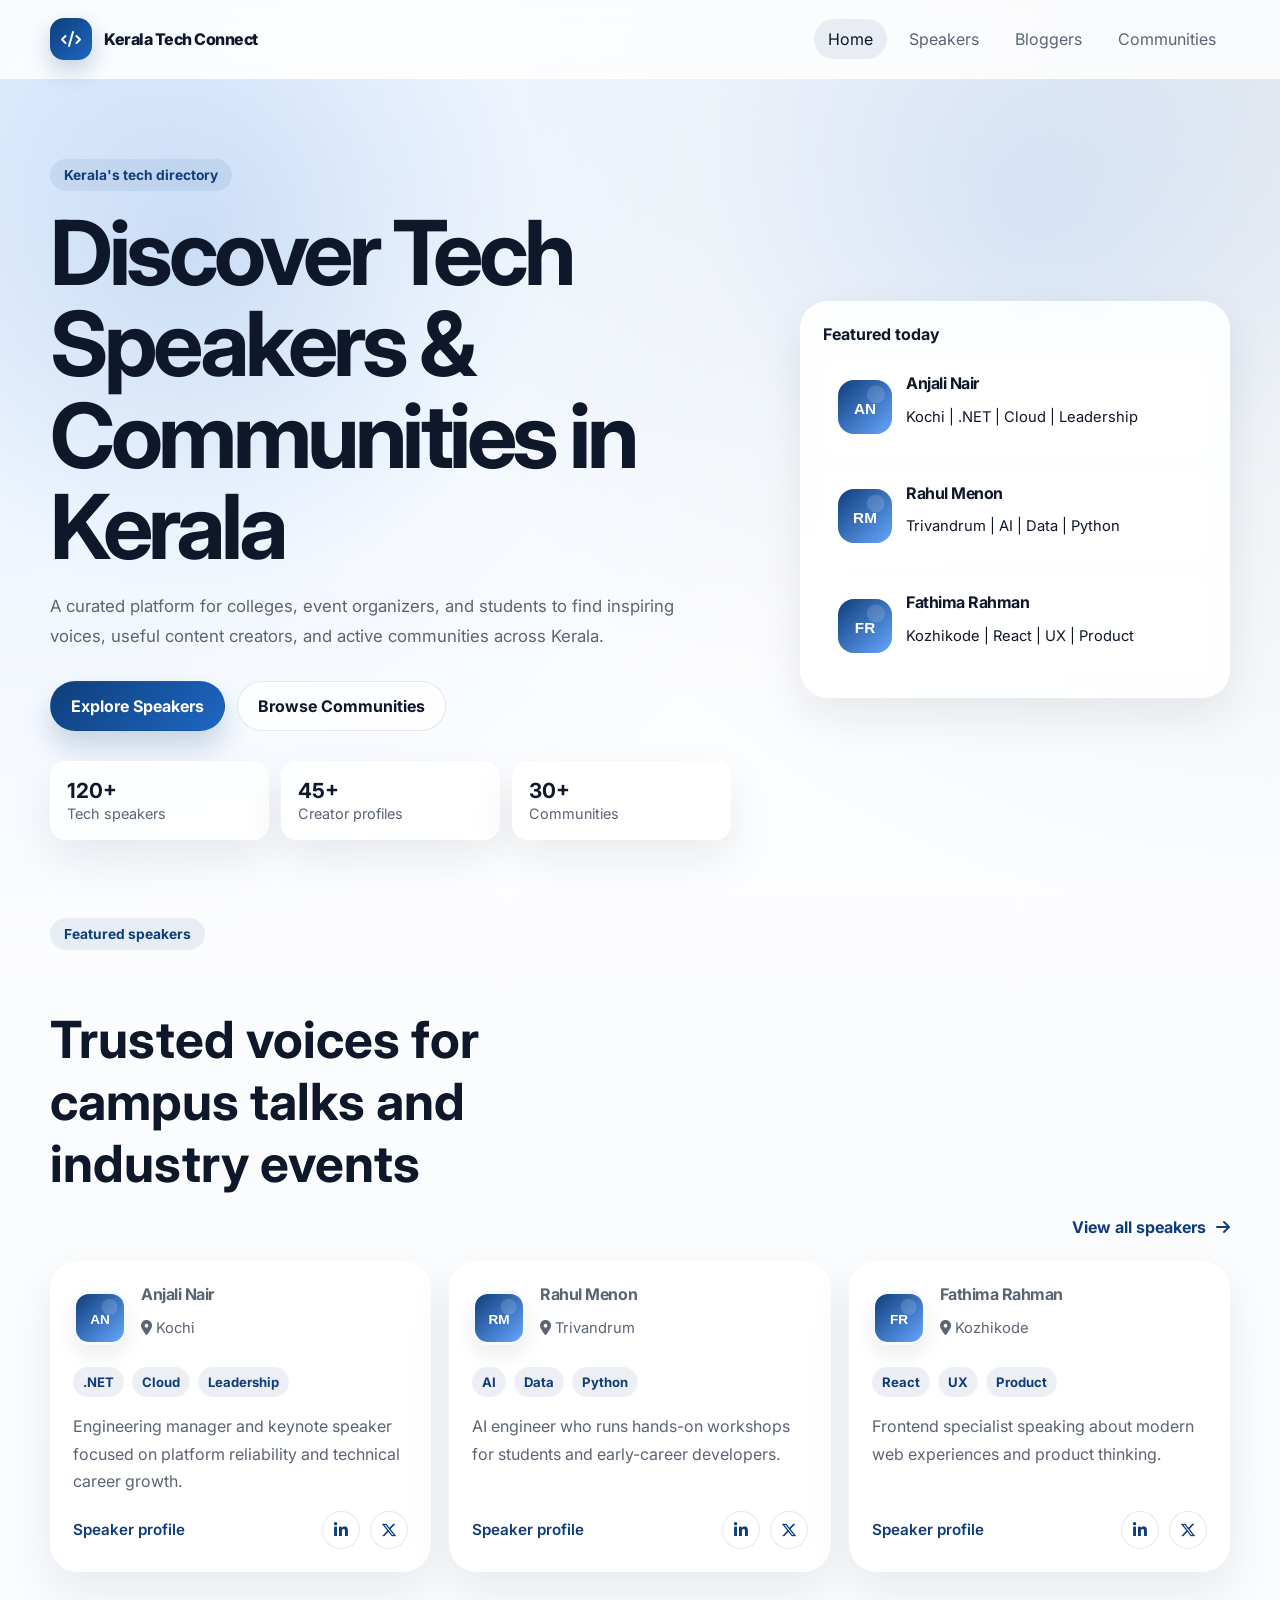
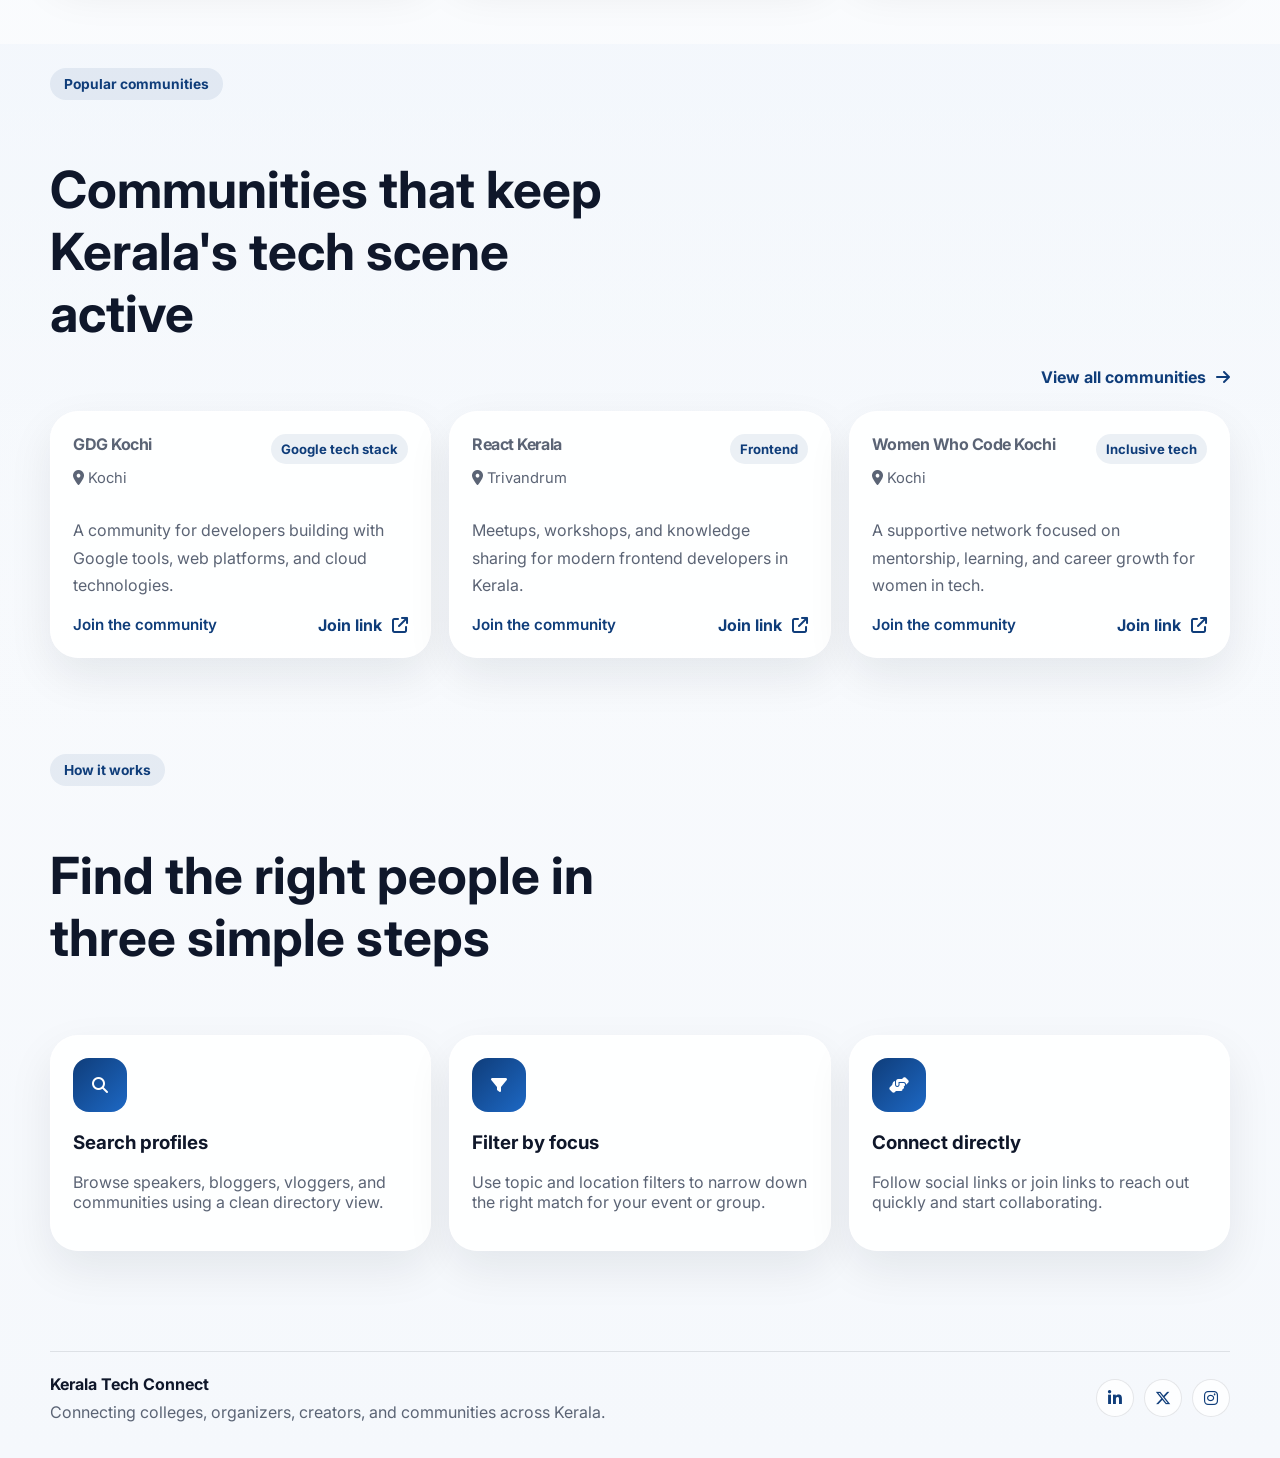
<file: index.html>
<!DOCTYPE html>
<html lang="en">
  <head>
    <meta charset="UTF-8" />
    <meta name="viewport" content="width=device-width, initial-scale=1.0" />
    <title>Kerala Tech Connect</title>
    <meta
      name="description"
      content="Discover tech speakers, bloggers, vloggers, and communities across Kerala."
    />
    <link rel="preconnect" href="https://fonts.googleapis.com" />
    <link rel="preconnect" href="https://fonts.gstatic.com" crossorigin />
    <link
      href="https://fonts.googleapis.com/css2?family=Inter:wght@400;500;600;700;800&display=swap"
      rel="stylesheet"
    />
    <link rel="stylesheet" href="https://cdnjs.cloudflare.com/ajax/libs/font-awesome/6.5.2/css/all.min.css" crossorigin="anonymous" referrerpolicy="no-referrer" />
    <link rel="stylesheet" href="css/styles.css" />
  </head>
  <body data-page="home">
    <div id="site-header"></div>

    <main>
      <section class="hero">
        <div class="hero__bg"></div>
        <div class="container hero__content">
          <div class="hero__copy reveal">
            <span class="eyebrow">Kerala's tech directory</span>
            <h1>Discover Tech Speakers & Communities in Kerala</h1>
            <p class="hero__subtitle">
              A curated platform for colleges, event organizers, and students to find inspiring
              voices, useful content creators, and active communities across Kerala.
            </p>
            <div class="hero__actions">
              <a class="btn btn--primary" href="speakers.html">Explore Speakers</a>
              <a class="btn btn--secondary" href="communities.html">Browse Communities</a>
            </div>
            <div class="hero__stats">
              <div class="stat-card">
                <strong>120+</strong>
                <span>Tech speakers</span>
              </div>
              <div class="stat-card">
                <strong>45+</strong>
                <span>Creator profiles</span>
              </div>
              <div class="stat-card">
                <strong>30+</strong>
                <span>Communities</span>
              </div>
            </div>
          </div>

          <div class="hero__panel reveal">
            <div class="panel-card">
              <div class="panel-card__header">
                <span>Featured today</span>
                <i class="fa-solid fa-sparkles"></i>
              </div>
              <div class="mini-list" id="hero-featured-list"></div>
            </div>
          </div>
        </div>
      </section>

      <section class="section container" id="featured-speakers">
        <div class="section__header reveal">
          <div>
            <span class="eyebrow">Featured speakers</span>
            <h2>Trusted voices for campus talks and industry events</h2>
          </div>
          <a href="speakers.html" class="text-link">View all speakers <i class="fa-solid fa-arrow-right"></i></a>
        </div>
        <div class="card-grid card-grid--3 reveal" id="featured-speakers-grid"></div>
      </section>

      <section class="section section--alt" id="popular-communities">
        <div class="container">
          <div class="section__header reveal">
            <div>
              <span class="eyebrow">Popular communities</span>
              <h2>Communities that keep Kerala's tech scene active</h2>
            </div>
            <a href="communities.html" class="text-link"
              >View all communities <i class="fa-solid fa-arrow-right"></i
            ></a>
          </div>
          <div class="card-grid card-grid--3 reveal" id="featured-communities-grid"></div>
        </div>
      </section>

      <section class="section container" id="how-it-works">
        <div class="section__header reveal">
          <div>
            <span class="eyebrow">How it works</span>
            <h2>Find the right people in three simple steps</h2>
          </div>
        </div>
        <div class="steps-grid reveal">
          <article class="step-card">
            <div class="step-card__icon"><i class="fa-solid fa-magnifying-glass"></i></div>
            <h3>Search profiles</h3>
            <p>Browse speakers, bloggers, vloggers, and communities using a clean directory view.</p>
          </article>
          <article class="step-card">
            <div class="step-card__icon"><i class="fa-solid fa-filter"></i></div>
            <h3>Filter by focus</h3>
            <p>Use topic and location filters to narrow down the right match for your event or group.</p>
          </article>
          <article class="step-card">
            <div class="step-card__icon"><i class="fa-solid fa-handshake-angle"></i></div>
            <h3>Connect directly</h3>
            <p>Follow social links or join links to reach out quickly and start collaborating.</p>
          </article>
        </div>
      </section>
    </main>

    <div id="site-footer"></div>

    <script src="js/data.js"></script>
    <script src="js/main.js"></script>
  </body>
</html>
</file>
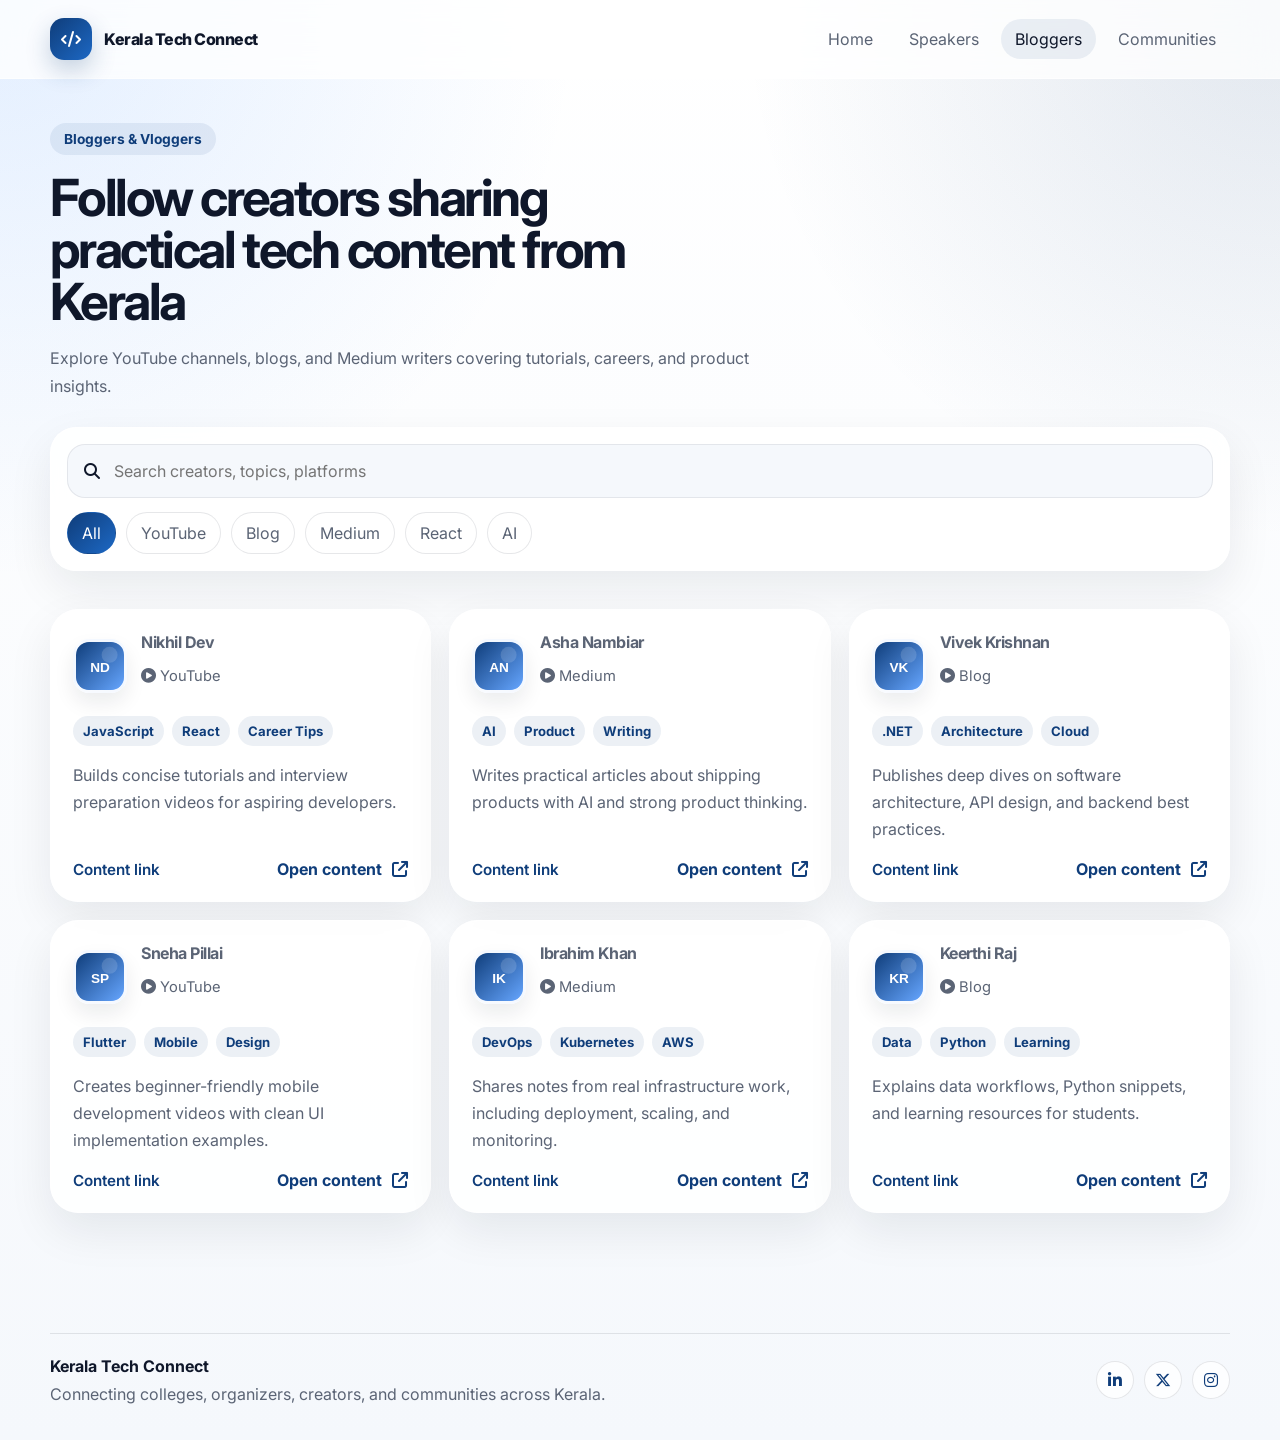
<file: bloggers.html>
<!DOCTYPE html>
<html lang="en">
  <head>
    <meta charset="UTF-8" />
    <meta name="viewport" content="width=device-width, initial-scale=1.0" />
    <title>Bloggers & Vloggers | Kerala Tech Connect</title>
    <meta
      name="description"
      content="Browse Kerala-based tech bloggers and vloggers with useful content on modern tech."
    />
    <link rel="preconnect" href="https://fonts.googleapis.com" />
    <link rel="preconnect" href="https://fonts.gstatic.com" crossorigin />
    <link
      href="https://fonts.googleapis.com/css2?family=Inter:wght@400;500;600;700;800&display=swap"
      rel="stylesheet"
    />
    <link rel="stylesheet" href="https://cdnjs.cloudflare.com/ajax/libs/font-awesome/6.5.2/css/all.min.css" crossorigin="anonymous" referrerpolicy="no-referrer" />
    <link rel="stylesheet" href="css/styles.css" />
  </head>
  <body data-page="bloggers">
    <div id="site-header"></div>

    <main class="page-shell">
      <section class="page-hero container">
        <div class="page-hero__copy reveal">
          <span class="eyebrow">Bloggers & Vloggers</span>
          <h1>Follow creators sharing practical tech content from Kerala</h1>
          <p>
            Explore YouTube channels, blogs, and Medium writers covering tutorials, careers, and
            product insights.
          </p>
        </div>
        <div class="toolbar reveal">
          <label class="search">
            <i class="fa-solid fa-magnifying-glass"></i>
            <input id="blogger-search" type="search" placeholder="Search creators, topics, platforms" />
          </label>
          <div class="filter-row" id="blogger-filters"></div>
        </div>
      </section>

      <section class="section container">
        <div class="card-grid card-grid--3 reveal" id="bloggers-grid"></div>
      </section>
    </main>

    <div id="site-footer"></div>

    <script src="js/data.js"></script>
    <script src="js/main.js"></script>
  </body>
</html>
</file>
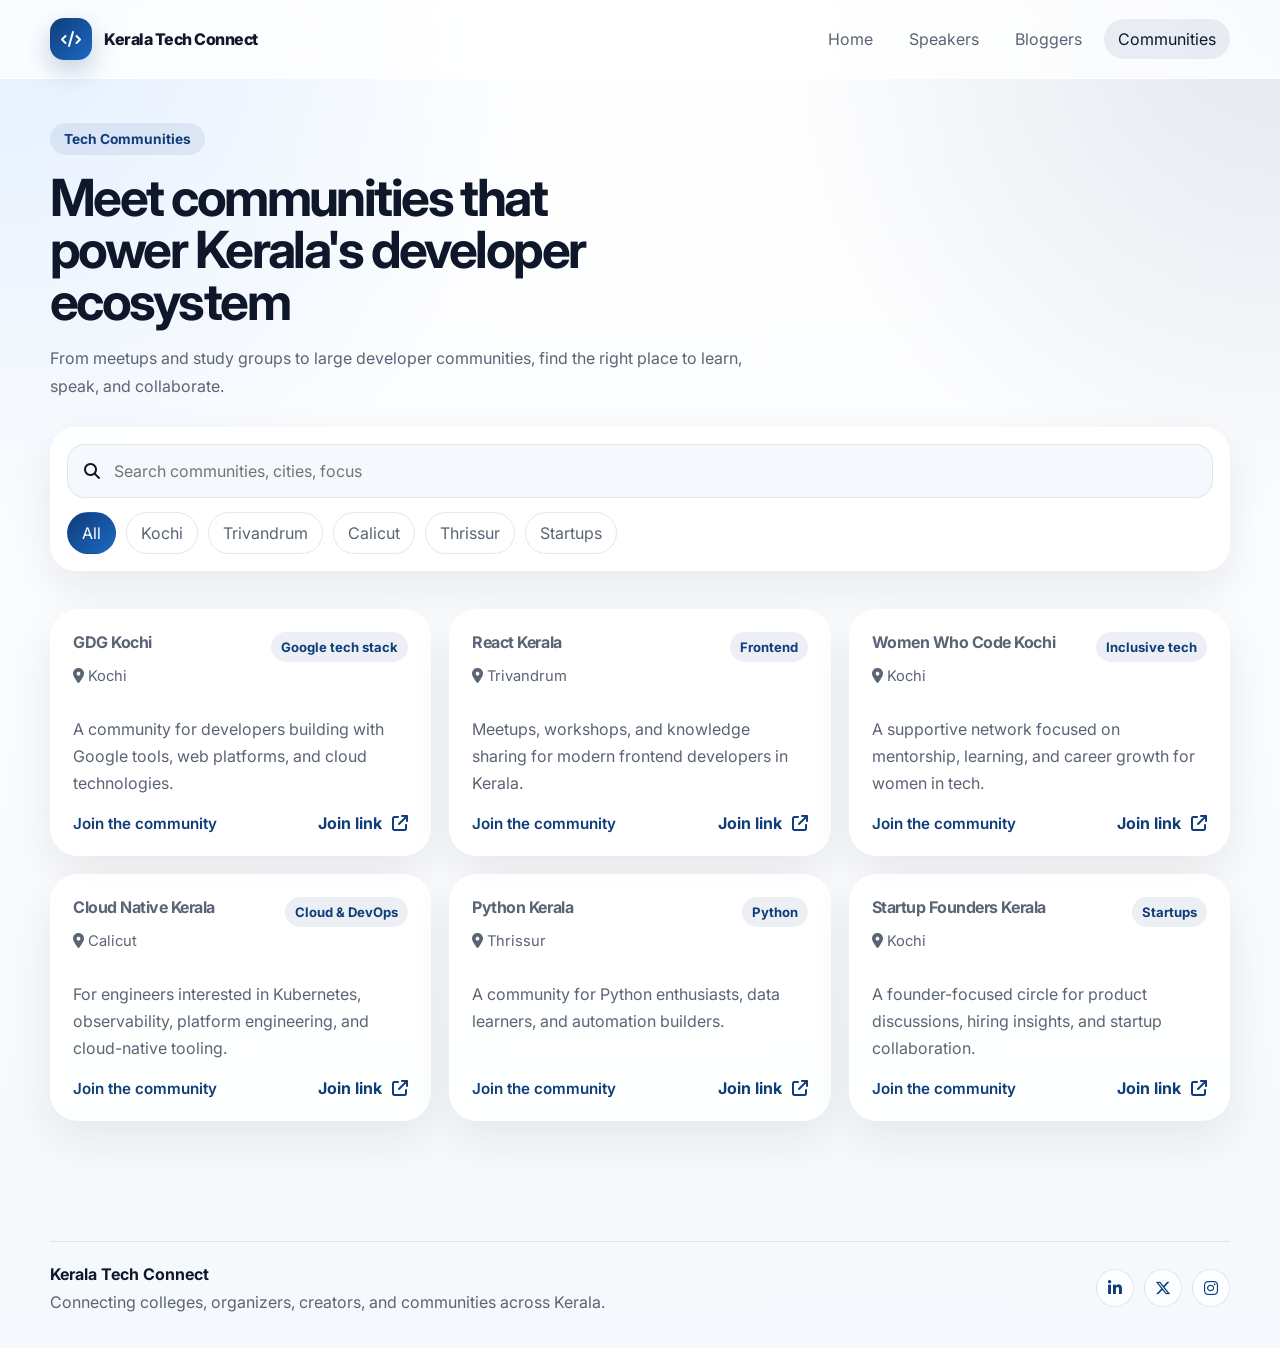
<file: communities.html>
<!DOCTYPE html>
<html lang="en">
  <head>
    <meta charset="UTF-8" />
    <meta name="viewport" content="width=device-width, initial-scale=1.0" />
    <title>Communities | Kerala Tech Connect</title>
    <meta
      name="description"
      content="Discover tech communities in Kerala by city, focus, and activity."
    />
    <link rel="preconnect" href="https://fonts.googleapis.com" />
    <link rel="preconnect" href="https://fonts.gstatic.com" crossorigin />
    <link
      href="https://fonts.googleapis.com/css2?family=Inter:wght@400;500;600;700;800&display=swap"
      rel="stylesheet"
    />
    <link rel="stylesheet" href="https://cdnjs.cloudflare.com/ajax/libs/font-awesome/6.5.2/css/all.min.css" crossorigin="anonymous" referrerpolicy="no-referrer" />
    <link rel="stylesheet" href="css/styles.css" />
  </head>
  <body data-page="communities">
    <div id="site-header"></div>

    <main class="page-shell">
      <section class="page-hero container">
        <div class="page-hero__copy reveal">
          <span class="eyebrow">Tech Communities</span>
          <h1>Meet communities that power Kerala's developer ecosystem</h1>
          <p>
            From meetups and study groups to large developer communities, find the right place to
            learn, speak, and collaborate.
          </p>
        </div>
        <div class="toolbar reveal">
          <label class="search">
            <i class="fa-solid fa-magnifying-glass"></i>
            <input id="community-search" type="search" placeholder="Search communities, cities, focus" />
          </label>
          <div class="filter-row" id="community-filters"></div>
        </div>
      </section>

      <section class="section container">
        <div class="card-grid card-grid--3 reveal" id="communities-grid"></div>
      </section>
    </main>

    <div id="site-footer"></div>

    <script src="js/data.js"></script>
    <script src="js/main.js"></script>
  </body>
</html>
</file>
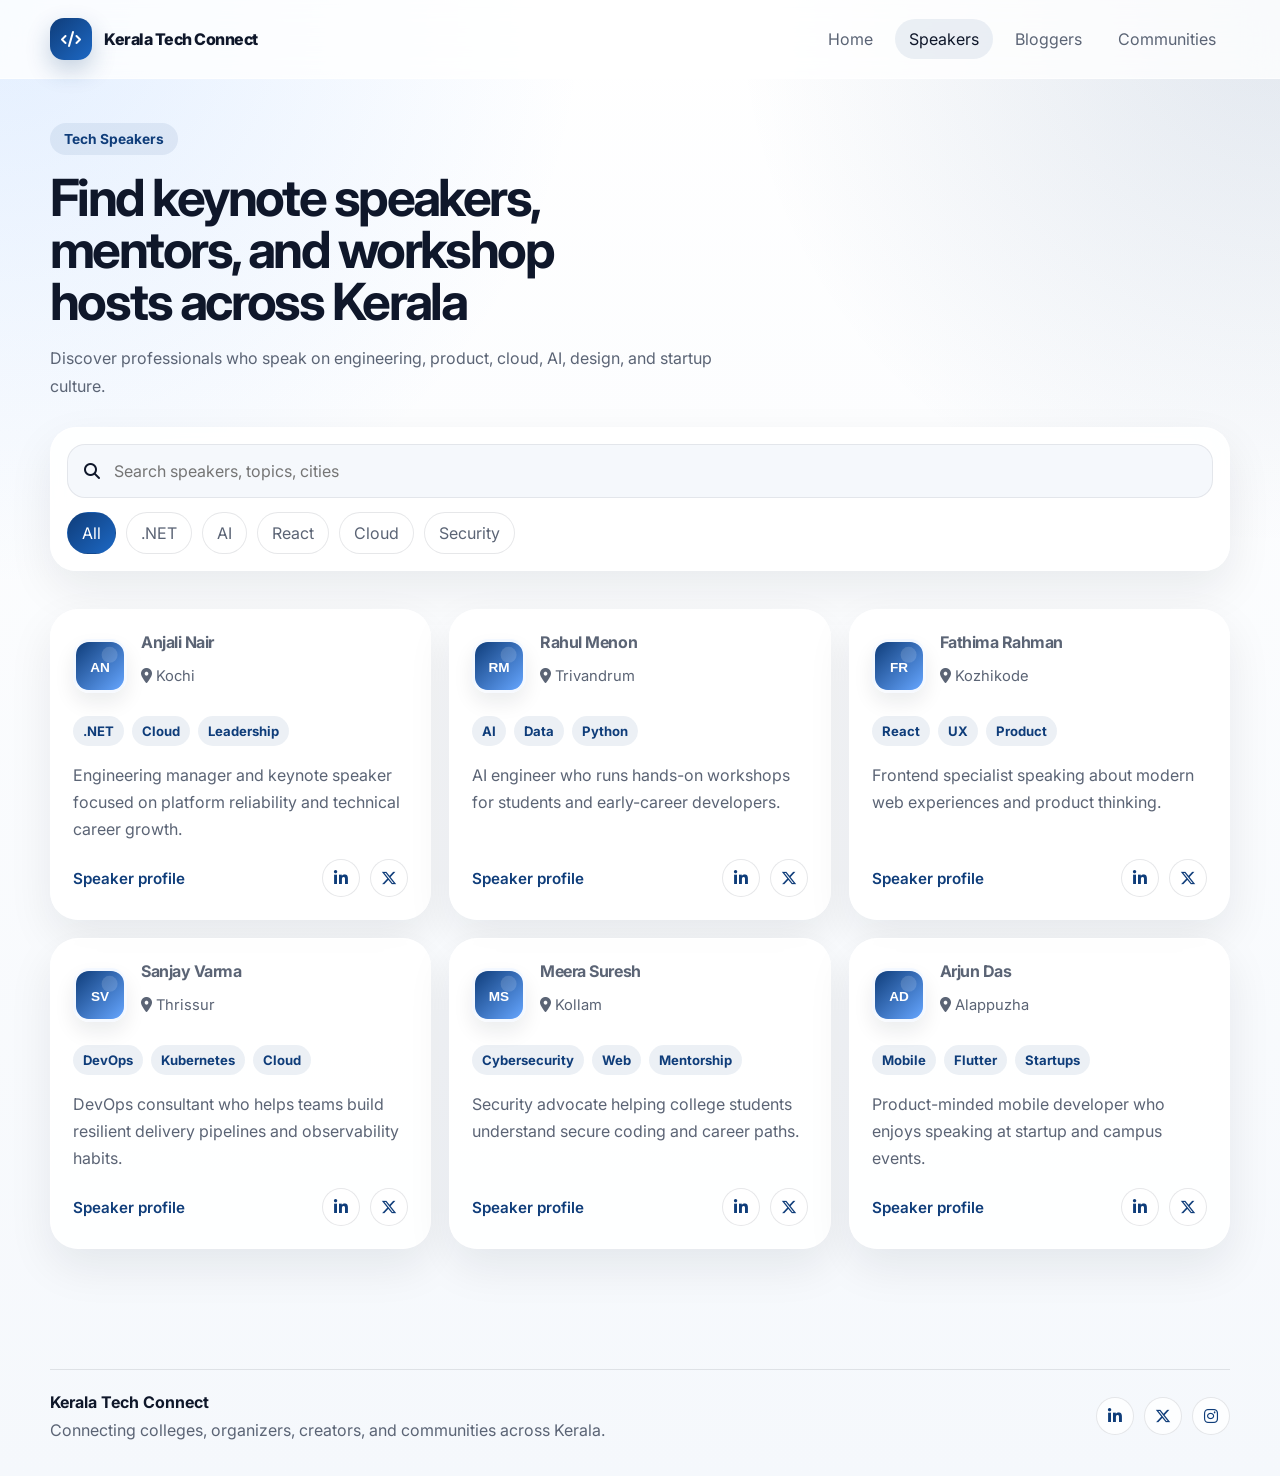
<file: speakers.html>
<!DOCTYPE html>
<html lang="en">
  <head>
    <meta charset="UTF-8" />
    <meta name="viewport" content="width=device-width, initial-scale=1.0" />
    <title>Speakers | Kerala Tech Connect</title>
    <meta
      name="description"
      content="Browse tech speakers in Kerala by topics, location, and expertise."
    />
    <link rel="preconnect" href="https://fonts.googleapis.com" />
    <link rel="preconnect" href="https://fonts.gstatic.com" crossorigin />
    <link
      href="https://fonts.googleapis.com/css2?family=Inter:wght@400;500;600;700;800&display=swap"
      rel="stylesheet"
    />
    <link rel="stylesheet" href="https://cdnjs.cloudflare.com/ajax/libs/font-awesome/6.5.2/css/all.min.css" crossorigin="anonymous" referrerpolicy="no-referrer" />
    <link rel="stylesheet" href="css/styles.css" />
  </head>
  <body data-page="speakers">
    <div id="site-header"></div>

    <main class="page-shell">
      <section class="page-hero container">
        <div class="page-hero__copy reveal">
          <span class="eyebrow">Tech Speakers</span>
          <h1>Find keynote speakers, mentors, and workshop hosts across Kerala</h1>
          <p>
            Discover professionals who speak on engineering, product, cloud, AI, design, and
            startup culture.
          </p>
        </div>
        <div class="toolbar reveal">
          <label class="search">
            <i class="fa-solid fa-magnifying-glass"></i>
            <input id="speaker-search" type="search" placeholder="Search speakers, topics, cities" />
          </label>
          <div class="filter-row" id="speaker-filters"></div>
        </div>
      </section>

      <section class="section container">
        <div class="card-grid card-grid--3 reveal" id="speakers-grid"></div>
      </section>
    </main>

    <div id="site-footer"></div>

    <script src="js/data.js"></script>
    <script src="js/main.js"></script>
  </body>
</html>
</file>
<file: css/styles.css>
:root {
  --bg: #f5f8fc;
  --bg-alt: #eef4fb;
  --surface: rgba(255, 255, 255, 0.88);
  --surface-strong: #ffffff;
  --text: #0f172a;
  --muted: #5b6475;
  --line: rgba(17, 24, 39, 0.1);
  --brand: #0f3d7a;
  --brand-2: #1d68c4;
  --accent: #66a6ff;
  --shadow: 0 18px 45px rgba(15, 23, 42, 0.08);
  --radius-xl: 28px;
  --radius-lg: 22px;
  --radius-md: 16px;
  --radius-sm: 12px;
  --container: 1180px;
}

* {
  box-sizing: border-box;
}

html {
  scroll-behavior: smooth;
}

body {
  margin: 0;
  font-family: "Inter", sans-serif;
  color: var(--text);
  background:
    radial-gradient(circle at top left, rgba(102, 166, 255, 0.18), transparent 30%),
    radial-gradient(circle at top right, rgba(15, 61, 122, 0.12), transparent 28%),
    linear-gradient(180deg, #ffffff 0%, var(--bg) 100%);
}

a {
  color: inherit;
  text-decoration: none;
}

img {
  max-width: 100%;
  display: block;
}

.container {
  width: min(calc(100% - 32px), var(--container));
  margin: 0 auto;
}

.site-header {
  position: sticky;
  top: 0;
  z-index: 50;
  backdrop-filter: blur(16px);
  background: rgba(255, 255, 255, 0.78);
  border-bottom: 1px solid rgba(255, 255, 255, 0.6);
}

.nav {
  display: flex;
  align-items: center;
  justify-content: space-between;
  gap: 18px;
  min-height: 78px;
}

.brand {
  display: inline-flex;
  align-items: center;
  gap: 12px;
  font-weight: 800;
  letter-spacing: -0.03em;
}

.brand__mark {
  width: 42px;
  height: 42px;
  border-radius: 14px;
  display: grid;
  place-items: center;
  color: #fff;
  background: linear-gradient(135deg, var(--brand), var(--brand-2));
  box-shadow: 0 10px 24px rgba(15, 61, 122, 0.24);
}

.nav__links {
  display: flex;
  align-items: center;
  gap: 8px;
  flex-wrap: wrap;
}

.nav__link {
  padding: 10px 14px;
  border-radius: 999px;
  color: var(--muted);
  transition: 0.2s ease;
}

.nav__link:hover,
.nav__link.is-active {
  color: var(--text);
  background: rgba(15, 61, 122, 0.08);
}

.nav__toggle {
  display: none;
}

.hero {
  position: relative;
  overflow: hidden;
  padding: 80px 0 54px;
}

.hero__bg {
  position: absolute;
  inset: 0;
  background:
    radial-gradient(circle at 15% 20%, rgba(29, 104, 196, 0.16), transparent 28%),
    radial-gradient(circle at 80% 15%, rgba(102, 166, 255, 0.17), transparent 26%);
  pointer-events: none;
}

.hero__content {
  position: relative;
  display: grid;
  grid-template-columns: 1.3fr 0.9fr;
  align-items: center;
  gap: 28px;
}

.eyebrow {
  display: inline-flex;
  align-items: center;
  gap: 8px;
  padding: 8px 14px;
  margin-bottom: 16px;
  border-radius: 999px;
  background: rgba(15, 61, 122, 0.08);
  color: var(--brand);
  font-size: 0.86rem;
  font-weight: 700;
}

.hero h1,
.page-hero h1 {
  margin: 0;
  line-height: 1.02;
  letter-spacing: -0.05em;
}

.hero h1 {
  max-width: 12ch;
  font-size: clamp(3rem, 7vw, 5.8rem);
}

.hero__subtitle,
.page-hero p,
.section p,
.step-card p,
.card__meta,
.card__description {
  color: var(--muted);
}

.hero__subtitle {
  max-width: 60ch;
  font-size: 1.05rem;
  line-height: 1.8;
  margin: 18px 0 0;
}

.hero__actions {
  display: flex;
  flex-wrap: wrap;
  gap: 12px;
  margin-top: 30px;
}

.btn {
  display: inline-flex;
  align-items: center;
  justify-content: center;
  gap: 10px;
  padding: 14px 20px;
  border-radius: 999px;
  border: 1px solid transparent;
  font-weight: 700;
  transition: transform 0.2s ease, box-shadow 0.2s ease, background 0.2s ease;
}

.btn:hover,
.text-link:hover {
  transform: translateY(-1px);
}

.btn--primary {
  color: #fff;
  background: linear-gradient(135deg, var(--brand), var(--brand-2));
  box-shadow: 0 16px 28px rgba(15, 61, 122, 0.2);
}

.btn--secondary {
  background: rgba(255, 255, 255, 0.8);
  border-color: var(--line);
}

.hero__stats {
  display: grid;
  grid-template-columns: repeat(3, minmax(0, 1fr));
  gap: 12px;
  margin-top: 30px;
}

.stat-card,
.panel-card,
.step-card,
.toolbar,
.listing-card,
.mini-item {
  background: var(--surface);
  border: 1px solid rgba(255, 255, 255, 0.75);
  box-shadow: var(--shadow);
  backdrop-filter: blur(14px);
}

.stat-card {
  padding: 16px;
  border-radius: var(--radius-md);
}

.stat-card strong {
  display: block;
  font-size: 1.3rem;
}

.stat-card span {
  color: var(--muted);
  font-size: 0.9rem;
}

.hero__panel {
  display: flex;
  justify-content: flex-end;
}

.panel-card {
  width: min(100%, 430px);
  padding: 22px;
  border-radius: var(--radius-xl);
}

.panel-card__header {
  display: flex;
  justify-content: space-between;
  align-items: center;
  font-weight: 700;
  margin-bottom: 14px;
}

.mini-list {
  display: grid;
  gap: 12px;
}

.mini-item {
  display: flex;
  gap: 14px;
  align-items: center;
  padding: 14px;
  border-radius: 18px;
  box-shadow: none;
}

.mini-item__avatar,
.avatar {
  width: 54px;
  height: 54px;
  border-radius: 16px;
  object-fit: cover;
  flex-shrink: 0;
  background: linear-gradient(135deg, #d8e7ff, #9ec5ff);
}

.mini-item__title,
.card__title {
  margin: 0 0 4px;
  font-weight: 700;
  letter-spacing: -0.03em;
}

.mini-item__meta,
.card__meta {
  font-size: 0.92rem;
}

.section {
  padding: 24px 0 72px;
}

.section--alt {
  background: linear-gradient(180deg, rgba(238, 244, 251, 0.55), rgba(255, 255, 255, 0));
}

.section__header {
  display: flex;
  align-items: end;
  justify-content: space-between;
  gap: 20px;
  margin-bottom: 24px;
}

.section__header h2,
.page-hero h1 {
  font-size: clamp(2rem, 4vw, 3.3rem);
  max-width: 18ch;
}

.text-link {
  display: inline-flex;
  align-items: center;
  gap: 10px;
  color: var(--brand);
  font-weight: 700;
  transition: transform 0.2s ease;
}

.card-grid {
  display: grid;
  gap: 18px;
}

.card-grid--3 {
  grid-template-columns: repeat(3, minmax(0, 1fr));
}

.listing-card {
  display: flex;
  flex-direction: column;
  gap: 16px;
  padding: 22px;
  border-radius: var(--radius-xl);
  transition: transform 0.25s ease, box-shadow 0.25s ease;
}

.listing-card:hover {
  transform: translateY(-6px);
  box-shadow: 0 24px 50px rgba(15, 23, 42, 0.12);
}

.listing-card__top {
  display: flex;
  align-items: center;
  gap: 14px;
}

.avatar {
  border: 3px solid rgba(255, 255, 255, 0.85);
  box-shadow: 0 10px 20px rgba(15, 23, 42, 0.08);
}

.card__title-row {
  display: flex;
  justify-content: space-between;
  gap: 12px;
  align-items: start;
}

.card__subtitle {
  font-size: 0.95rem;
  font-weight: 600;
  color: var(--brand);
}

.card__chips {
  display: flex;
  gap: 8px;
  flex-wrap: wrap;
}

.chip {
  display: inline-flex;
  align-items: center;
  gap: 6px;
  padding: 7px 10px;
  border-radius: 999px;
  background: rgba(15, 61, 122, 0.08);
  color: var(--brand);
  font-size: 0.82rem;
  font-weight: 700;
}

.card__description {
  line-height: 1.7;
  margin: 0;
}

.card__footer {
  display: flex;
  align-items: center;
  justify-content: space-between;
  gap: 12px;
  margin-top: auto;
}

.icon-links {
  display: flex;
  gap: 10px;
}

.icon-btn,
.social-link {
  width: 38px;
  height: 38px;
  border-radius: 50%;
  display: inline-grid;
  place-items: center;
  border: 1px solid var(--line);
  color: var(--brand);
  background: rgba(255, 255, 255, 0.8);
  transition: 0.2s ease;
}

.icon-btn:hover,
.social-link:hover {
  background: var(--brand);
  color: #fff;
}

.step-grid,
.steps-grid {
  display: grid;
  grid-template-columns: repeat(3, minmax(0, 1fr));
  gap: 18px;
}

.step-card {
  padding: 22px;
  border-radius: var(--radius-xl);
}

.step-card__icon {
  width: 54px;
  height: 54px;
  border-radius: 16px;
  display: grid;
  place-items: center;
  margin-bottom: 16px;
  color: #fff;
  background: linear-gradient(135deg, var(--brand), var(--brand-2));
}

.page-shell {
  padding-bottom: 20px;
}

.page-hero {
  padding: 44px 0 14px;
}

.page-hero__copy {
  max-width: 760px;
}

.page-hero p {
  max-width: 70ch;
  line-height: 1.8;
  margin-top: 16px;
}

.toolbar {
  display: grid;
  gap: 14px;
  padding: 16px;
  border-radius: 26px;
  margin-top: 26px;
}

.search {
  display: flex;
  align-items: center;
  gap: 12px;
  padding: 0 16px;
  border-radius: 18px;
  min-height: 54px;
  background: rgba(245, 248, 252, 0.95);
  border: 1px solid rgba(17, 24, 39, 0.08);
}

.search input {
  width: 100%;
  border: 0;
  outline: 0;
  font: inherit;
  background: transparent;
}

.filter-row {
  display: flex;
  flex-wrap: wrap;
  gap: 10px;
}

.filter-btn {
  padding: 10px 14px;
  border-radius: 999px;
  border: 1px solid var(--line);
  background: rgba(255, 255, 255, 0.75);
  color: var(--muted);
  font: inherit;
  cursor: pointer;
  transition: 0.2s ease;
}

.filter-btn:hover,
.filter-btn.is-active {
  color: #fff;
  border-color: transparent;
  background: linear-gradient(135deg, var(--brand), var(--brand-2));
}

.footer {
  padding: 28px 0 36px;
}

.footer__inner {
  display: flex;
  align-items: center;
  justify-content: space-between;
  gap: 20px;
  flex-wrap: wrap;
  padding-top: 22px;
  border-top: 1px solid var(--line);
}

.footer__socials {
  display: flex;
  gap: 10px;
  flex-wrap: wrap;
}

.reveal {
  opacity: 0;
  transform: translateY(18px);
}

.reveal.is-visible {
  animation: fadeUp 0.7s ease both;
}

@keyframes fadeUp {
  from {
    opacity: 0;
    transform: translateY(18px);
  }
  to {
    opacity: 1;
    transform: translateY(0);
  }
}

@media (max-width: 980px) {
  .hero__content,
  .card-grid--3,
  .steps-grid {
    grid-template-columns: 1fr;
  }

  .hero {
    padding-top: 48px;
  }

  .hero h1 {
    max-width: 14ch;
  }

  .section__header {
    align-items: start;
    flex-direction: column;
  }

  .page-hero h1 {
    max-width: 14ch;
  }
}

@media (max-width: 720px) {
  .nav {
    flex-wrap: wrap;
    padding: 16px 0;
  }

  .nav__links {
    width: 100%;
    overflow-x: auto;
    padding-bottom: 4px;
  }

  .hero__stats {
    grid-template-columns: 1fr;
  }

  .panel-card {
    width: 100%;
  }

  .toolbar {
    padding: 14px;
  }

  .search {
    min-height: 50px;
  }

  .card__footer {
    flex-direction: column;
    align-items: start;
  }
}
</file>
